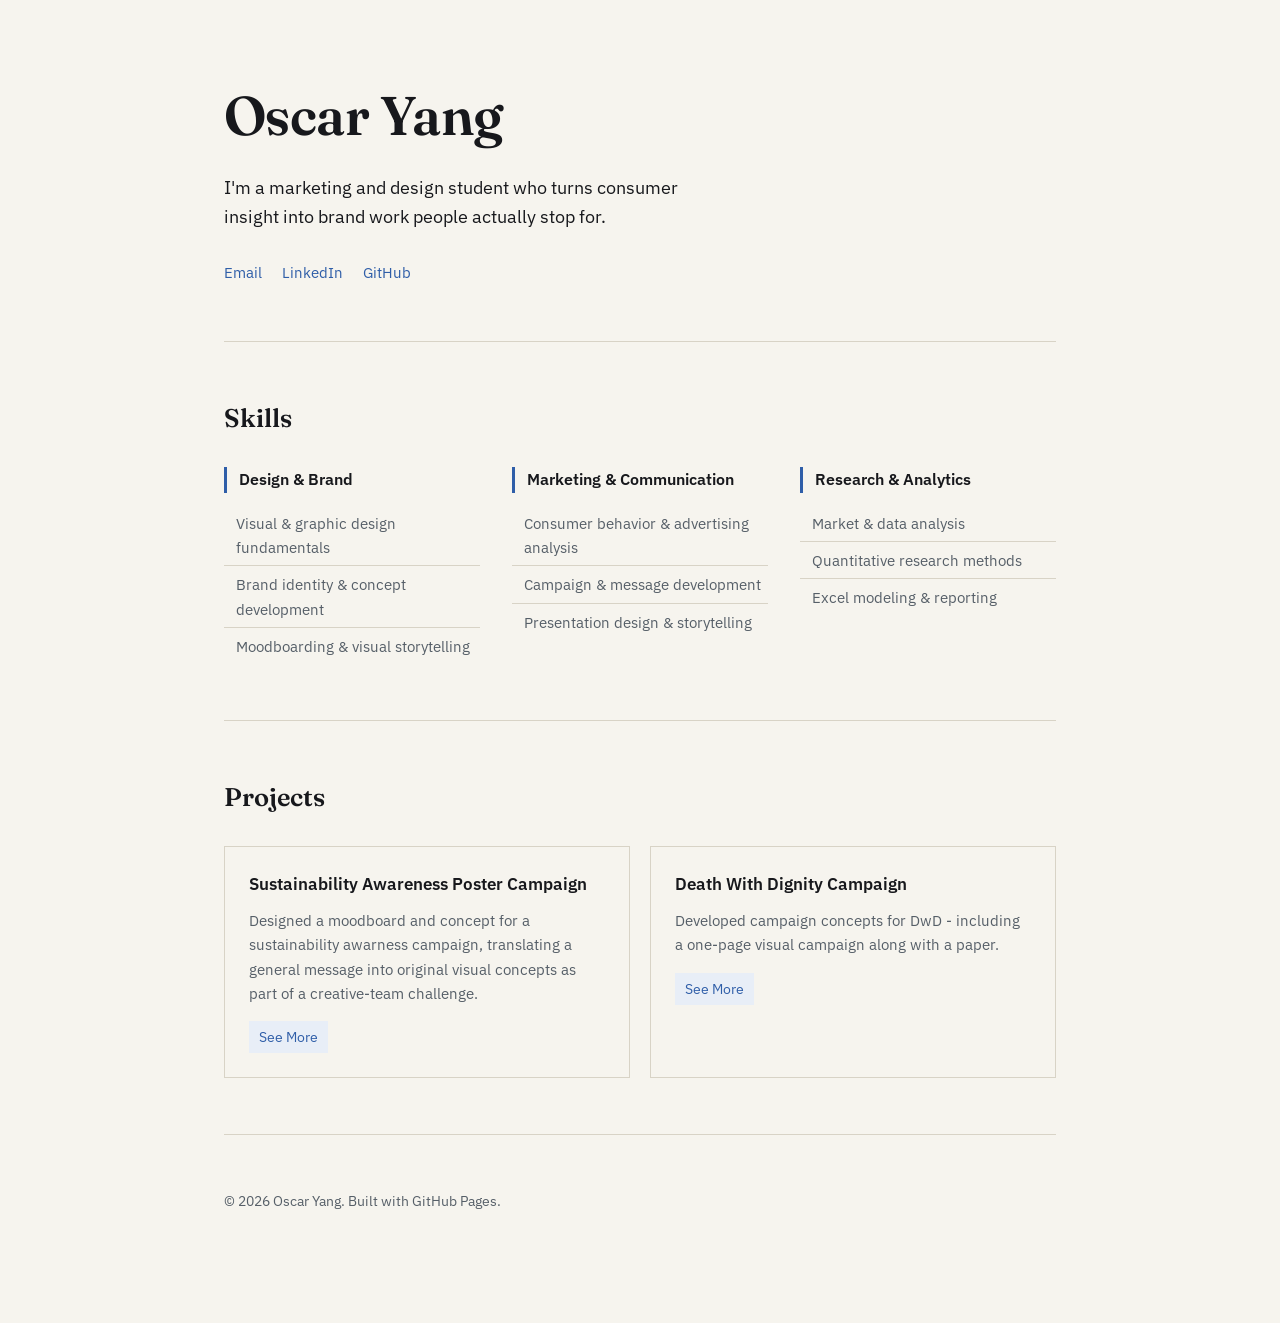
<file: index.html>
<!doctype html>
<html lang="en">
<head>
  <meta charset="UTF-8" />
  <meta name="viewport" content="width=device-width, initial-scale=1.0" />
  <title>Oscar Yang — Portfolio</title>
  <meta name="description" content="Oscar Yang — business, analytics, and design portfolio." />
  <link rel="preconnect" href="https://fonts.googleapis.com">
  <link rel="preconnect" href="https://fonts.gstatic.com" crossorigin>
  <link href="https://fonts.googleapis.com/css2?family=Fraunces:opsz,wght@9..144,400;9..144,500;9..144,600&family=IBM+Plex+Sans:wght@400;500;600&display=swap" rel="stylesheet">
  <link rel="stylesheet" href="style.css">
</head>
<body>

  <div class="wrap">

    <!-- ============ PERSONAL STATEMENT ============ -->
    <header class="hero">
      <h1 class="name">Oscar Yang</h1>
      <!-- EDIT: adjust wording so it sounds like you -->
      <p class="statement">I'm a marketing and design student who turns consumer insight into brand work people actually stop for.</p>
      <nav class="contact-row" aria-label="Contact links">
        <!-- EDIT: swap in your real email / LinkedIn / GitHub -->
        <a href="mailto:oy37@scarletmail.rutgers.edu">Email</a>
        <a href="https://www.linkedin.com/in/oscar-yang40/"_blank" rel="noopener">LinkedIn</a>
        <a href="https://github.com/oy37" target="_blank" rel="noopener">GitHub</a>
      </nav>
    </header>

    <hr class="rule" />

    <!-- ============ SKILLS ============ -->
    <section id="skills" aria-labelledby="skills-heading">
      <h2 id="skills-heading">Skills</h2>
      <div class="skills-grid">

        <div class="skill-group">
          <h3>Design &amp; Brand</h3>
          <ul>
            <li>Visual &amp; graphic design fundamentals</li>
            <li>Brand identity &amp; concept development</li>
            <li>Moodboarding &amp; visual storytelling</li>
          </ul>
        </div>

        <div class="skill-group">
          <h3>Marketing &amp; Communication</h3>
          <ul>
            <li>Consumer behavior &amp; advertising analysis</li>
            <li>Campaign &amp; message development</li>
            <li>Presentation design &amp; storytelling</li>
          </ul>
        </div>

        <div class="skill-group">
          <h3>Research &amp; Analytics</h3>
          <ul>
            <li>Market &amp; data analysis</li>
            <li>Quantitative research methods</li>
            <li>Excel modeling &amp; reporting</li>
          </ul>
        </div>

      </div>
    </section>

    <hr class="rule" />

    <!-- ============ PROJECTS ============ -->
    <!-- EDIT: swap these three for the projects you actually want employers to see -->
    <section id="projects" aria-labelledby="projects-heading">
      <h2 id="projects-heading">Projects</h2>
      <div class="projects-grid">

        <article class="project-card">
          <h3>Sustainability Awareness Poster Campaign</h3>
          <p>Designed a moodboard and  concept for a sustainability awarness campaign, translating a general message into original visual concepts as part of a creative-team challenge.</p>
          <!-- EDIT: add href to your design files -->
          <a class="project-link" href="project1.html" target="_blank" rel="noopener">See More</a>
        </article>

        <article class="project-card">
          <h3>Death With Dignity Campaign</h3>
          <p>Developed campaign concepts for DwD - including a one-page visual campaign along with a paper.</p>
          <!-- EDIT: add href to your sketches or deck -->
          <a class="project-link" href="project2.html" target="_blank" rel="noopener">See More</a>
        </article>

      </div>
    </section>

    <hr class="rule" />

    <footer class="footer">
      <p>&copy; 2026 Oscar Yang. Built with GitHub Pages.</p>
    </footer>

  </div>

</body>
</html>
</file>
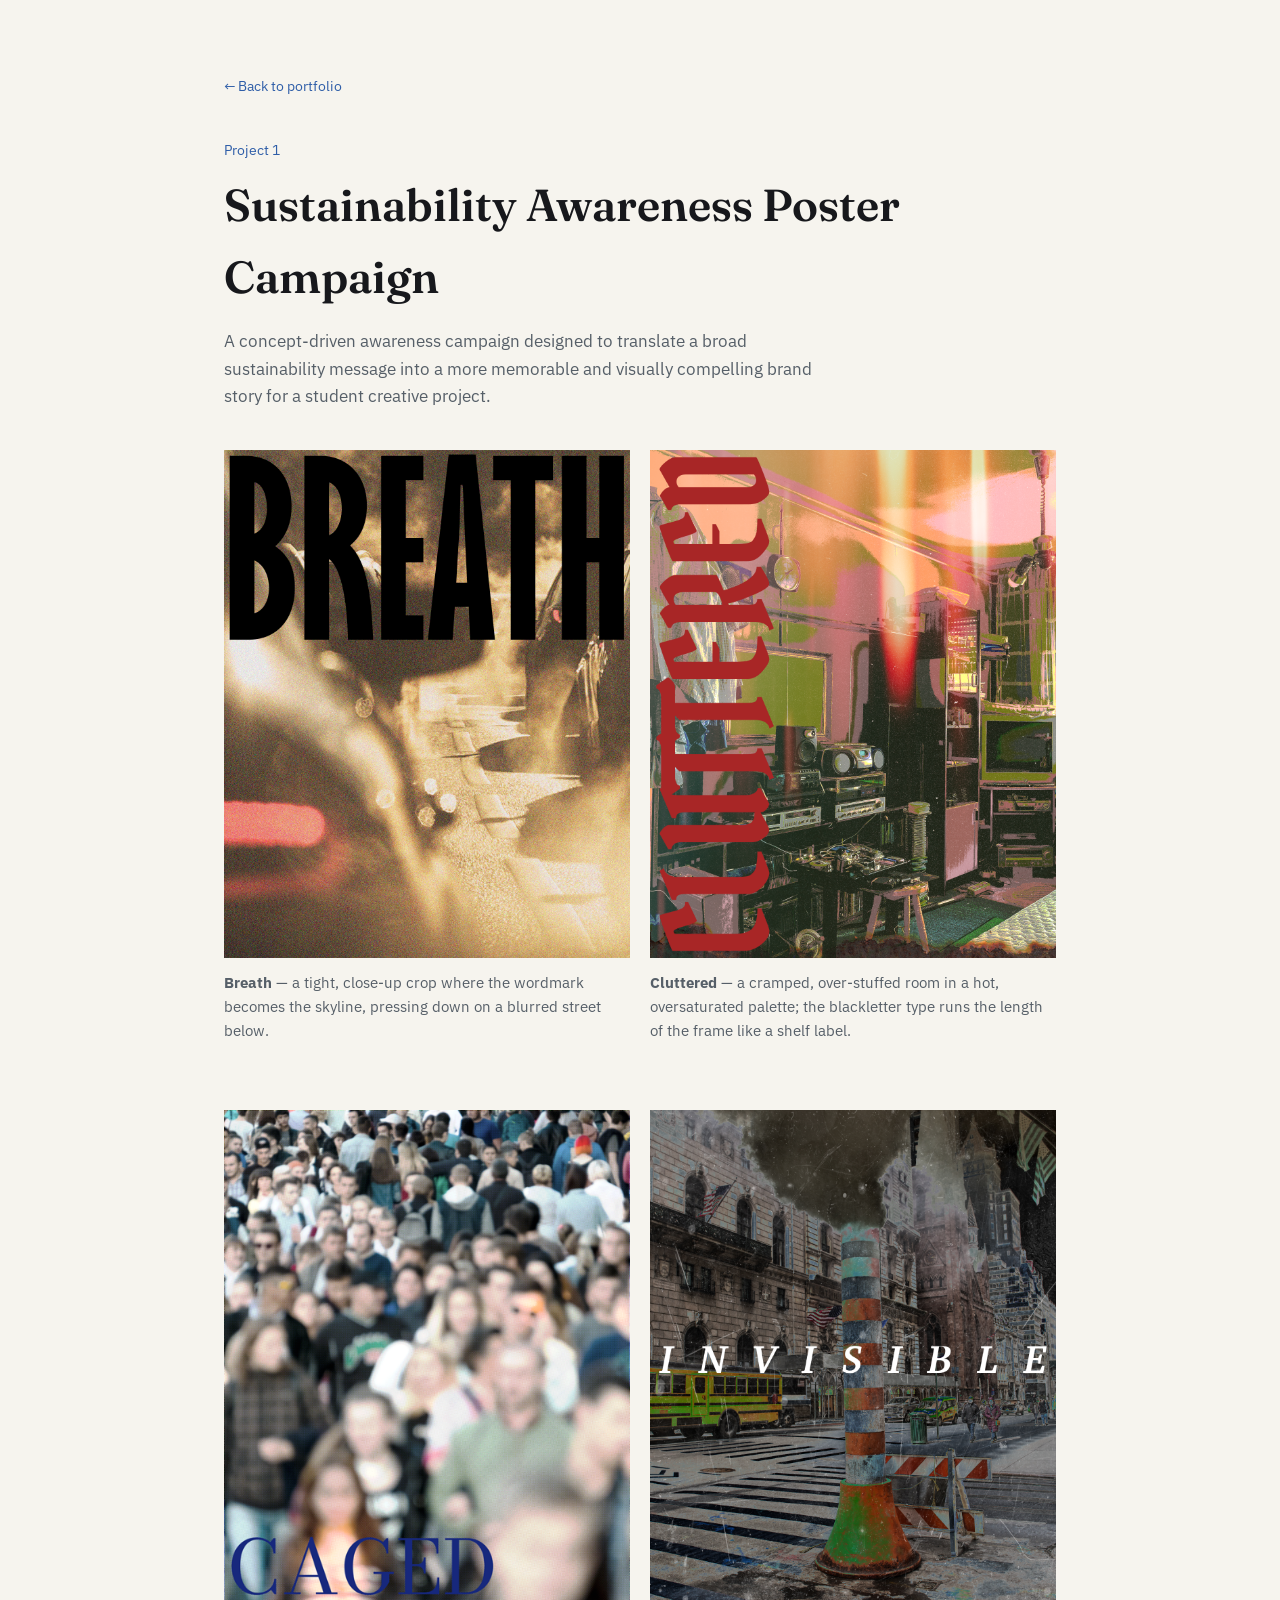
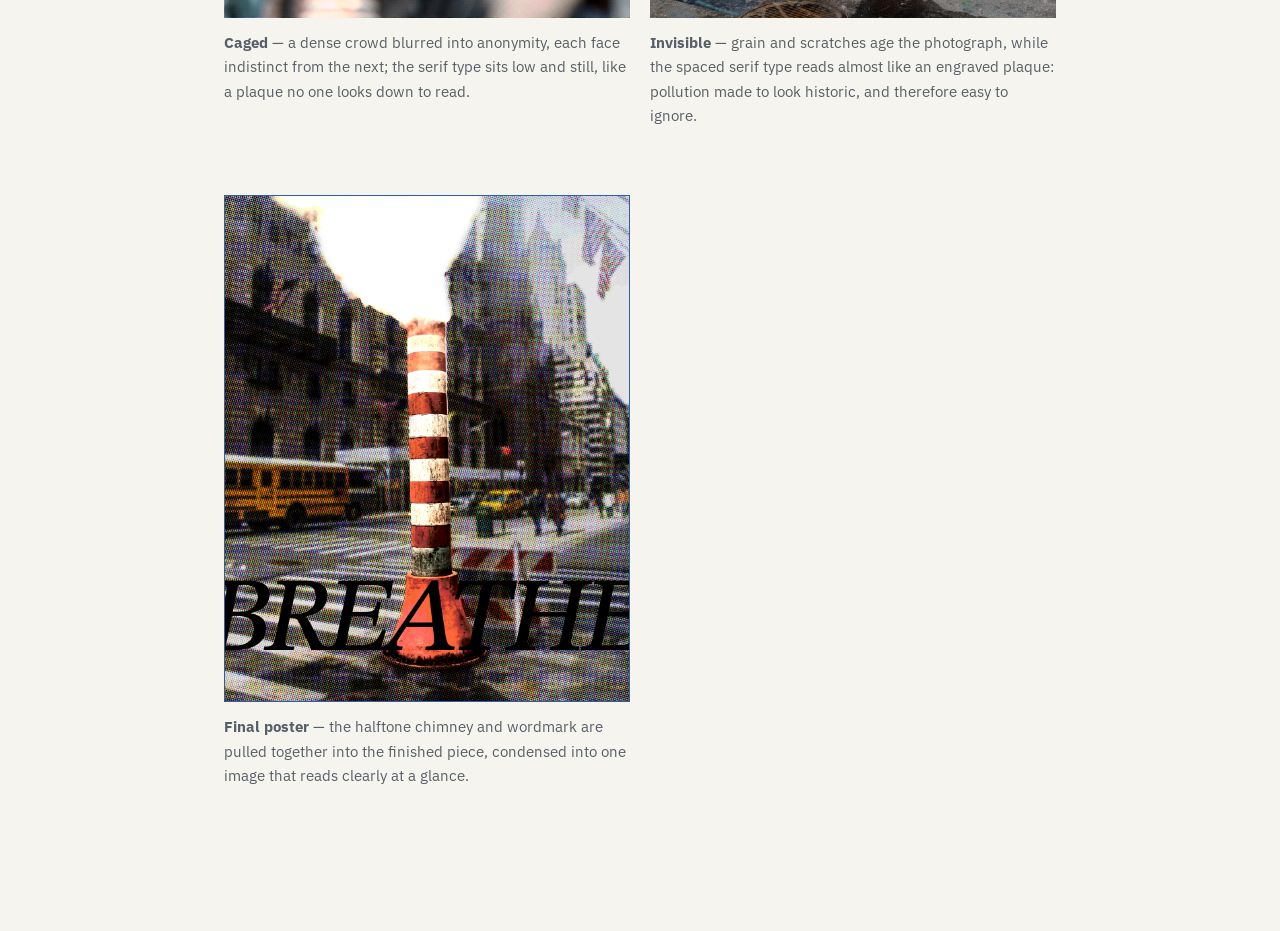
<file: project1.html>
<!doctype html>
<html lang="en">
<head>
  <meta charset="UTF-8" />
  <meta name="viewport" content="width=device-width, initial-scale=1.0" />
  <title>Project 1 — Oscar Yang</title>
  <meta name="description" content="Project 1 portfolio page for Oscar Yang." />
  <link rel="preconnect" href="https://fonts.googleapis.com">
  <link rel="preconnect" href="https://fonts.gstatic.com" crossorigin>
  <link href="https://fonts.googleapis.com/css2?family=Fraunces:opsz,wght@9..144,400;9..144,500;9..144,600&family=IBM+Plex+Sans:wght@400;500;600&display=swap" rel="stylesheet">
  <link rel="stylesheet" href="style.css">
</head>
<body>

  <div class="wrap project-page">
    <a class="back-link" href="index.html">← Back to portfolio</a>

    <header class="project-header">
      <p class="eyebrow">Project 1</p>
      <h1>Sustainability Awareness Poster Campaign</h1>
      <p class="project-summary">A concept-driven awareness campaign designed to translate a broad sustainability message into a more memorable and visually compelling brand story for a student creative project.</p>
    </header>

    <main class="project-gallery" aria-label="Project images">

      <figure class="project-figure">
        <img class="project-image" src="Breath.png" alt="Breath poster design" />
        <figcaption><strong>Breath</strong> — a tight, close-up crop where the wordmark becomes the skyline, pressing down on a blurred street below.</figcaption>
      </figure>

      <figure class="project-figure">
        <img class="project-image" src="Cluttered.png" alt="Cluttered poster design" />
        <figcaption><strong>Cluttered</strong> — a cramped, over-stuffed room in a hot, oversaturated palette; the blackletter type runs the length of the frame like a shelf label.</figcaption>
      </figure>

      <!-- EDIT: Caged.png — write your own one-line caption for this one, I haven't seen the image -->
      <figure class="project-figure">
        <img class="project-image" src="Caged.png" alt="Caged poster design" />
        <figcaption><strong>Caged</strong> — a dense crowd blurred into anonymity, each face indistinct from the next; the serif type sits low and still, like a plaque no one looks down to read.</figcaption>
      </figure>

      <figure class="project-figure">
        <img class="project-image" src="Invisible.png" alt="Invisible poster design" />
        <figcaption><strong>Invisible</strong> — grain and scratches age the photograph, while the spaced serif type reads almost like an engraved plaque: pollution made to look historic, and therefore easy to ignore.</figcaption>
      </figure>

      <figure class="project-figure">
        <img class="project-image project-image-final" src="Breathe1.png" alt="Final Breath poster design" />
        <figcaption><strong>Final poster</strong> — the halftone chimney and wordmark are pulled together into the finished piece, condensed into one image that reads clearly at a glance.</figcaption>
      </figure>

    </main>
  </div>

</body>
</html>
</file>
<file: style.css>
:root {
  --paper: #F6F4EE;
  --ink: #17181C;
  --slate: #565F68;
  --line: #D8D3C6;
  --accent: #2F5EA8;
  --accent-soft: #E8EEF7;
  --paper-alt: #EFEBE1;

  --serif: "Fraunces", Georgia, serif;
  --sans: "IBM Plex Sans", -apple-system, BlinkMacSystemFont, "Segoe UI", sans-serif;
}

* {
  box-sizing: border-box;
}

html {
  scroll-behavior: smooth;
}

body {
  margin: 0;
  background: var(--paper);
  color: var(--ink);
  font-family: var(--sans);
  font-size: 17px;
  line-height: 1.6;
  -webkit-font-smoothing: antialiased;
}

.wrap {
  max-width: 880px;
  margin: 0 auto;
  padding: 72px 24px 96px;
}

a {
  color: var(--accent);
  text-decoration: none;
  border-bottom: 1px solid transparent;
}

a:hover {
  border-bottom-color: var(--accent);
}

a:focus-visible,
button:focus-visible {
  outline: 2px solid var(--accent);
  outline-offset: 3px;
}

/* ---------- Hero / Personal statement ---------- */

.hero {
  animation: rise 0.5s ease-out;
}

@media (prefers-reduced-motion: reduce) {
  .hero {
    animation: none;
  }
}

@keyframes rise {
  from { opacity: 0; transform: translateY(8px); }
  to { opacity: 1; transform: translateY(0); }
}

.name {
  font-family: var(--serif);
  font-weight: 600;
  font-size: clamp(2.4rem, 5vw, 3.4rem);
  letter-spacing: -0.01em;
  margin: 0 0 14px;
}

.statement {
  font-size: 1.15rem;
  max-width: 46ch;
  color: var(--ink);
  margin: 0 0 28px;
}

.contact-row {
  display: flex;
  gap: 20px;
  font-size: 0.95rem;
}

/* ---------- Section rules ---------- */

.rule {
  border: none;
  border-top: 1px solid var(--line);
  margin: 56px 0;
}

section h2 {
  font-family: var(--serif);
  font-weight: 600;
  font-size: 1.6rem;
  margin: 0 0 28px;
}

/* ---------- Skills ---------- */

.skills-grid {
  display: grid;
  grid-template-columns: repeat(3, 1fr);
  gap: 32px;
}

.skill-group h3 {
  font-size: 1rem;
  font-weight: 600;
  margin: 0 0 12px;
  padding-left: 12px;
  border-left: 3px solid var(--accent);
}

.skill-group ul {
  margin: 0;
  padding: 0;
  list-style: none;
}

.skill-group li {
  color: var(--slate);
  font-size: 0.95rem;
  padding: 6px 0 6px 12px;
  border-bottom: 1px solid var(--line);
}

.skill-group li:last-child {
  border-bottom: none;
}

/* ---------- Projects ---------- */

.projects-grid {
  display: grid;
  grid-template-columns: 1fr 1fr;
  gap: 20px;
}

.project-card {
  border: 1px solid var(--line);
  padding: 24px;
  background: transparent;
}

.project-card .tag {
  display: block;
  font-size: 0.8rem;
  color: var(--accent);
  margin-bottom: 8px;
}

.project-card h3 {
  font-size: 1.05rem;
  font-weight: 600;
  margin: 0 0 10px;
}

.project-card p {
  color: var(--slate);
  font-size: 0.95rem;
  margin: 0 0 16px;
}

.project-link {
  display: inline-block;
  font-size: 0.9rem;
  padding: 4px 10px;
  background: var(--accent-soft);
  color: var(--accent);
}

.project-link.muted {
  background: transparent;
  color: var(--slate);
  border: 1px dashed var(--line);
}

/* ---------- Case study pages ---------- */

.back-link {
  display: inline-block;
  font-size: 0.9rem;
  margin-bottom: 40px;
}

.project-header {
  margin-bottom: 40px;
}

.project-header h1 {
  font-family: var(--serif);
  font-weight: 600;
  font-size: clamp(2rem, 4.5vw, 2.8rem);
  margin: 0 0 16px;
}

.eyebrow {
  color: var(--accent);
  font-size: 0.9rem;
  margin: 0 0 8px;
}

.project-summary {
  color: var(--slate);
  max-width: 62ch;
  margin: 0;
}

.project-gallery {
  display: grid;
  grid-template-columns: repeat(2, minmax(0, 1fr));
  gap: 20px;
  align-items: start;
}

.project-image {
  display: block;
  width: 100%;
  height: 420px;
  object-fit: cover;
}

.project-image-final {
  grid-column: 1;
}

/* ---------- Footer ---------- */

.footer {
  color: var(--slate);
  font-size: 0.85rem;
}

/* ---------- Responsive ---------- */

@media (max-width: 700px) {
  .wrap {
    padding: 48px 20px 72px;
  }

  .skills-grid {
    grid-template-columns: 1fr;
    gap: 24px;
  }

  .projects-grid,
  .project-gallery {
    grid-template-columns: 1fr;
  }

  .project-image {
    height: 420px;
  }

  .project-image-final {
    grid-column: auto;
  }

  .contact-row {
    flex-wrap: wrap;
  }
}
.project-figure {
  margin: 0 0 48px;
}

.project-image {
  display: block;
  width: 100%;
  height: auto;
  max-width: 100%;
}

.project-figure figcaption {
  margin-top: 12px;
  color: var(--slate);
  font-size: 0.95rem;
}

.project-image-final {
  border: 1px solid var(--accent);
}
.project-figure-section h2,
.paper-section h2 {
  font-family: var(--serif);
  font-weight: 600;
  font-size: 1.4rem;
  margin: 0 0 20px;
}

.paper-intro {
  color: var(--slate);
  margin: 0 0 24px;
}

#flipbook-wrap {
  display: flex;
  flex-direction: column;
  align-items: center;
  gap: 16px;
}

#flipbook {
  width: 100%;
  max-width: 900px;
}

.flipbook-controls {
  display: flex;
  align-items: center;
  gap: 16px;
}

.flipbook-controls button {
  border: 1px solid var(--line);
  background: transparent;
  color: var(--ink);
  font-size: 1.2rem;
  line-height: 1;
  padding: 6px 14px;
  cursor: pointer;
}

.flipbook-controls button:hover {
  border-color: var(--accent);
  color: var(--accent);
}

#flip-status {
  color: var(--slate);
  font-size: 0.9rem;
  min-width: 100px;
  text-align: center;
}

.flipbook-fallback {
  margin-top: 20px;
  color: var(--slate);
  font-size: 0.9rem;
}
</file>
